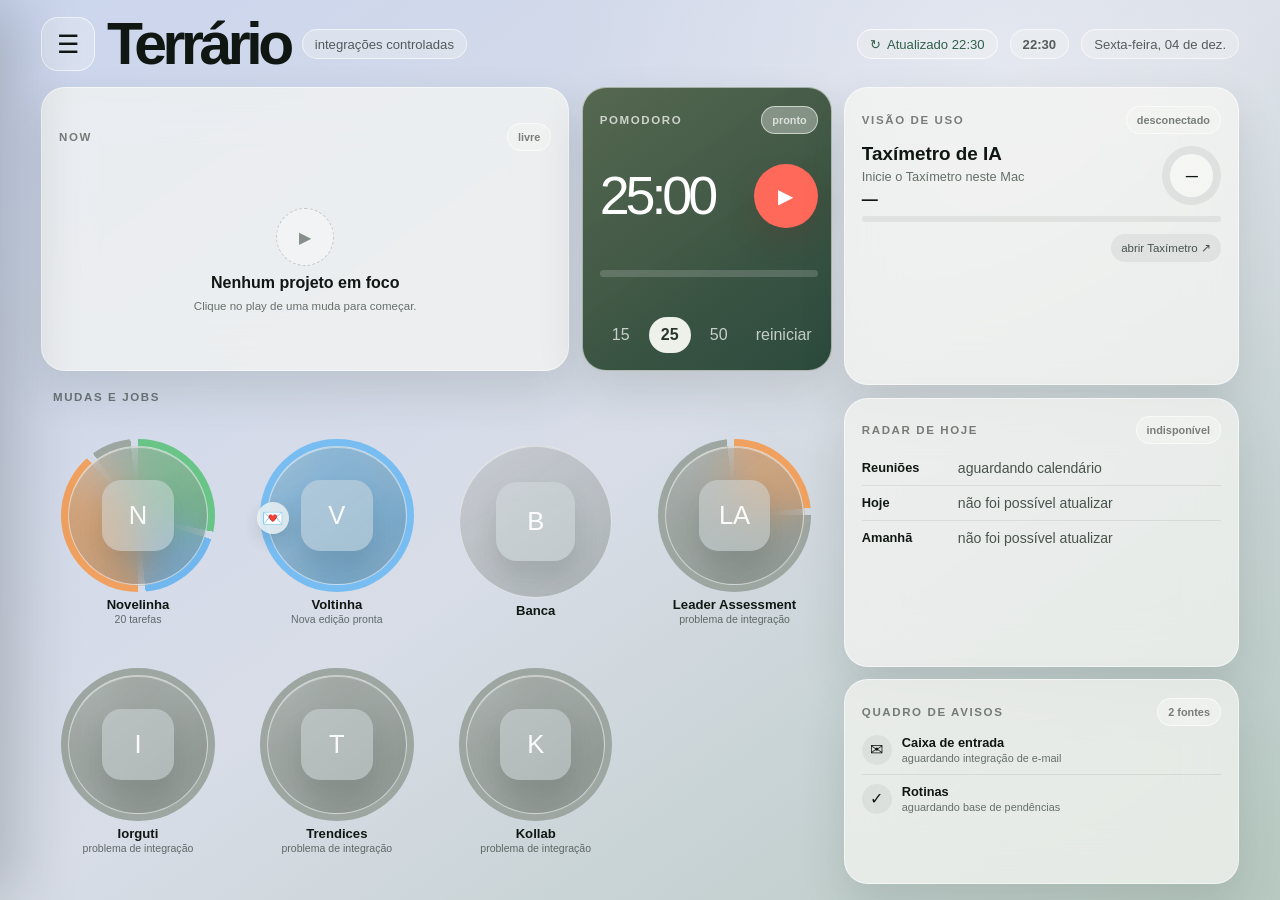
<file: index.html>
<!doctype html>
<html lang="pt-BR">
<head>
  <meta charset="utf-8">
  <meta name="viewport" content="width=device-width, initial-scale=1">
  <meta name="theme-color" content="#cbd5ed">
  <meta name="description" content="Terrário — projetos e ferramentas de trabalho em um painel único.">
  <title>Terrário</title>
  <link rel="stylesheet" href="garden.css?v=20260817-3">
</head>
<body>
  <main class="terrario-shell" id="terrarioShell" aria-labelledby="pageTitle">
    <div class="landscape" aria-hidden="true"></div>

    <header class="site-header">
      <div class="brand-group">
        <button class="menu-button" id="openMenu" type="button" aria-label="Abrir menu lateral" aria-expanded="false"><span aria-hidden="true">☰</span></button>
        <h1 class="brand" id="pageTitle">Terrário</h1>
        <span class="prototype-badge">integrações controladas</span>
      </div>
      <div class="date-time" aria-label="Data e hora locais">
        <button class="status-pill global-refresh is-idle" id="projectRefresh" type="button" aria-label="Atualizar informações dos projetos" title="Atualizar informações dos projetos e do Notion">
          <span class="refresh-icon" aria-hidden="true">↻</span><span id="projectRefreshLabel" aria-live="polite">Atualizar dados</span>
        </button>
        <strong class="time-pill" id="clock">--:--</strong>
        <span class="date-pill" id="today">carregando</span>
      </div>
    </header>

    <section class="dashboard-grid" aria-label="Projetos e ferramentas">
      <section class="work-time-zone" aria-label="Trabalho e tempo">
        <section class="focus-card now-card glass-card" id="nowCard" aria-label="Now">
          <div class="widget-topline dark-copy" id="nowTopline"><span>Now</span><span class="status-pill" id="focusStatus">livre</span></div>
          <div id="focusContent"></div>
        </section>

        <section class="pomodoro-card glass-card" id="pomodoro" tabindex="-1" aria-label="Tempo de trabalho">
          <div class="widget-topline"><span>Pomodoro</span><span class="status-pill" id="pomodoroState" aria-live="polite">pronto</span></div>
          <div class="pomodoro-time-row">
            <div class="pomodoro-time" id="timer" aria-live="polite">25:00</div>
            <button class="pomodoro-play" id="timerToggle" type="button" aria-label="Iniciar Pomodoro"><span aria-hidden="true">▶</span></button>
          </div>
          <div class="progress-track" aria-hidden="true"><span id="timerProgress"></span></div>
          <div class="pomodoro-controls">
            <div class="duration-buttons" aria-label="Duração do Pomodoro">
              <button type="button" data-minutes="15">15</button><button class="is-selected" type="button" data-minutes="25">25</button><button type="button" data-minutes="50">50</button>
            </div>
            <button class="text-button" id="timerReset" type="button">reiniciar</button>
          </div>
        </section>
      </section>

      <section class="projects-board" aria-label="Mudas e jobs">
        <div class="section-heading"><span>Mudas e jobs</span></div>
        <div class="projects-grid" id="projectsGrid"></div>
      </section>

      <aside class="right-rail" aria-label="Informações do dia">
        <section class="taximeter-card glass-card is-loading" id="taximeter" tabindex="-1" aria-label="Taxímetro de IA">
          <div class="widget-topline dark-copy"><span>Visão de uso</span><button class="status-pill refresh-pill" id="taxiRefresh" type="button">conectando…</button></div>
          <div class="taximeter-summary">
            <div><div class="taximeter-title">Taxímetro de IA</div><div class="muted-copy" id="taxiSummary">Procurando o serviço local</div><strong id="taxiStatus" aria-live="polite">—</strong></div>
            <div class="usage-donut" id="taxiGauge" role="img" aria-label="0 por cento de uso" style="--usage:0%"><span id="taxiValue">—</span></div>
          </div>
          <div class="progress-track light-track" aria-hidden="true"><span id="taxiMeter"></span></div>
          <div class="recent-tasks" id="taxiTasks" aria-label="Tarefas recentes"></div>
          <div class="taximeter-footer"><div id="taxiSources"></div><a class="taximeter-offline-link" id="taxiOpen" href="http://127.0.0.1:3001" target="_blank" rel="noopener noreferrer">abrir Taxímetro ↗</a></div>
        </section>

        <section class="radar-card glass-card" id="radar" tabindex="-1" aria-label="Radar de hoje">
          <div class="widget-topline dark-copy"><span>Radar de hoje</span><span class="status-pill" id="radarStatus">atualizando…</span></div>
          <div class="radar-list">
            <div class="radar-row"><strong>Reuniões</strong><span>aguardando calendário</span></div>
            <div class="radar-row"><strong>Hoje</strong><span id="radarToday">carregando entregáveis</span></div>
            <div class="radar-row"><strong>Amanhã</strong><span id="radarTomorrow">carregando entregáveis</span></div>
          </div>
        </section>

        <section class="notice-board glass-card" aria-label="Quadro de avisos">
          <div class="widget-topline dark-copy"><span>Quadro de avisos</span><span class="status-pill">2 fontes</span></div>
          <div class="notice-row" id="inbox" tabindex="-1"><span class="attention-icon" aria-hidden="true">✉</span><span><strong>Caixa de entrada</strong><small>aguardando integração de e-mail</small></span></div>
          <div class="notice-row" id="routines" tabindex="-1"><span class="attention-icon" aria-hidden="true">✓</span><span><strong>Rotinas</strong><small>aguardando base de pendências</small></span></div>
        </section>
      </aside>
    </section>
  </main>

  <div class="drawer-backdrop" id="menuBackdrop"></div>
  <aside class="side-drawer" id="projectMenu" aria-hidden="true" aria-label="Projetos e aplicações">
    <div class="drawer-header"><div><small>Terrário</small><strong>Projetos e aplicações</strong></div><button class="icon-button" id="closeMenu" type="button" aria-label="Fechar menu">×</button></div>
    <div class="drawer-section-title first-section">Projetos</div>
    <nav class="drawer-list" id="projectMenuList" aria-label="Projetos"></nav>
    <div class="drawer-section-title">Aplicações</div>
    <nav class="drawer-list" id="applicationMenuList" aria-label="Aplicações"></nav>
    <button class="drawer-add" id="createProject" type="button">+ Cadastrar muda</button>
    <div class="drawer-section-title">Ferramentas</div>
    <nav class="drawer-tool-list" aria-label="Ferramentas">
      <button class="drawer-tool" type="button" data-tool-target="pomodoro"><span class="drawer-tool-icon">25</span><span><strong>Pomodoro</strong><small>foco e tempo de trabalho</small></span><span class="tool-state connected"></span></button>
      <a class="drawer-tool" href="http://127.0.0.1:3001" target="_blank" rel="noopener noreferrer"><span class="drawer-tool-icon">IA</span><span><strong>Taxímetro de IA</strong><small>uso e tarefas recentes</small></span><span class="tool-state runtime"></span></a>
      <button class="drawer-tool" type="button" data-tool-target="inbox"><span class="drawer-tool-icon">✉</span><span><strong>Caixa de entrada</strong><small>integração preparada</small></span><span class="tool-state planned"></span></button>
      <button class="drawer-tool" type="button" data-tool-target="routines"><span class="drawer-tool-icon">✓</span><span><strong>Rotinas</strong><small>integração preparada</small></span><span class="tool-state planned"></span></button>
      <button class="drawer-tool" type="button" data-tool-target="radar"><span class="drawer-tool-icon">◉</span><span><strong>Radar de hoje</strong><small>Notion conectado</small></span><span class="tool-state connected"></span></button>
    </nav>
  </aside>

  <aside class="note-drawer" id="noteDrawer" hidden aria-label="Bloquinho de notas">
    <div class="note-header"><span><small>Bloquinho de notas</small><strong id="noteProjectName">Projeto</strong></span><button class="icon-button" id="closeNotes" type="button" aria-label="Fechar Bloquinho de notas">×</button></div>
    <label class="sr-only" for="projectNote">Bloquinho de notas</label>
    <textarea id="projectNote" placeholder="Escreva uma lembrança rápida…"></textarea>
  </aside>

  <div class="modal-backdrop" id="projectModalBackdrop" hidden>
    <form class="project-modal glass-card" id="projectForm" role="dialog" aria-modal="true" aria-label="Cadastrar ou editar muda">
      <div class="modal-close-row"><button class="icon-button" type="button" data-action="close-modal" aria-label="Fechar">×</button></div>
      <div class="image-preview-wrap"><div class="image-preview" id="imagePreview" aria-label="Prévia circular do PNG"><span>PNG</span></div><label class="image-upload" data-tooltip="Trocar PNG"><span aria-hidden="true">▧+</span><span class="sr-only">Selecionar PNG</span><input id="projectImage" type="file" accept="image/png"></label></div>
      <input class="identity-input" id="projectName" name="name" type="text" placeholder="Nome da muda" aria-label="Nome da muda" required>
      <label class="field-label"><span>URL</span><input id="projectUrl" name="url" type="url" placeholder="https://…" required></label>
      <fieldset class="choice-field"><legend>Tipo</legend><div class="segmented-control two-options"><label><input type="radio" name="kind" value="project" checked><span>Projeto</span></label><label><input type="radio" name="kind" value="application"><span>Aplicação</span></label></div></fieldset>
      <fieldset class="choice-field" id="projectPhaseField"><legend>Fase</legend><div class="segmented-control two-options"><label><input type="radio" name="phase" value="development" checked><span>Em desenvolvimento</span></label><label><input type="radio" name="phase" value="completed"><span>Concluído</span></label></div></fieldset>
      <fieldset class="choice-field"><legend>Exibição</legend><div class="segmented-control two-options"><label><input type="radio" name="location" value="panel" checked><span>Painel + menu</span></label><label><input type="radio" name="location" value="menu"><span>Somente menu</span></label></div></fieldset>
      <label class="field-label"><span>Notion <em>(opcional)</em></span><input id="projectNotion" name="notionUrl" type="url" placeholder="https://notion.so/…"></label>
      <div class="modal-actions"><button class="secondary-button" type="button" data-action="close-modal">Cancelar</button><button class="primary-button" id="projectSubmit" type="submit">Cadastrar muda</button></div>
    </form>
  </div>

  <script src="garden.js?v=20260817-3"></script>
</body>
</html>
</file>
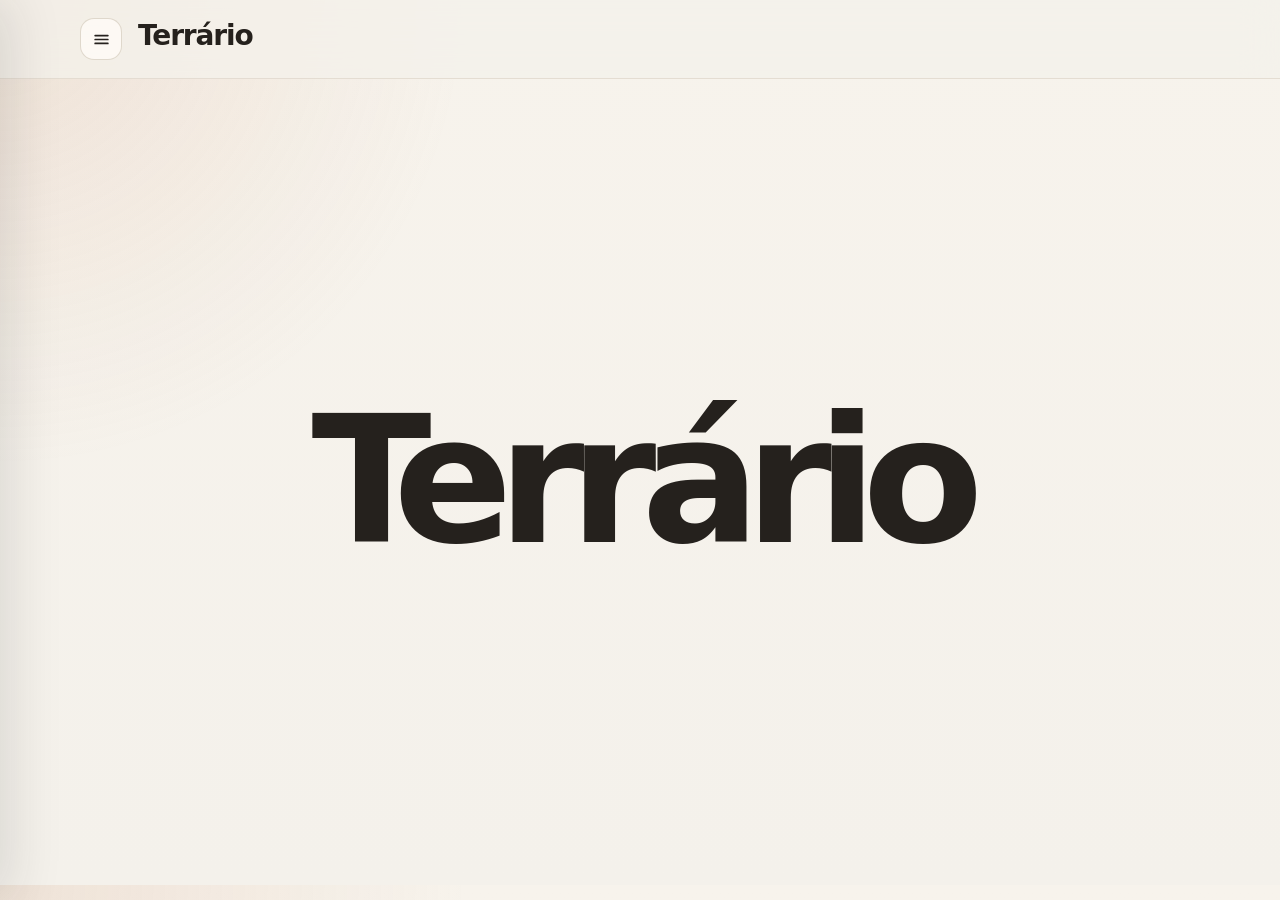
<file: novela.html>
<!doctype html>
<html lang="pt-BR">
<head>
  <meta charset="utf-8" />
  <meta name="viewport" content="width=device-width, initial-scale=1" />
  <title>Terrário — Novela Vertical</title>
  <style>
    :root{--bg:#f4f1eb;--card:#fffdf8;--ink:#25211d;--muted:#7d7469;--line:#ded6ca;--soft:#eee7dc;--accent:#8f3d2e;--accent2:#c58a68;--done:#55765b;--r:28px;--shadow:0 18px 50px rgba(37,33,29,.08)}
    *{box-sizing:border-box}html{scroll-behavior:smooth;scroll-snap-type:y proximity}body{margin:0;background:radial-gradient(circle at top left,rgba(197,138,104,.16),transparent 30%),linear-gradient(180deg,#f7f3ec 0%,var(--bg) 100%);color:var(--ink);font-family:Inter,ui-sans-serif,system-ui,-apple-system,BlinkMacSystemFont,"Segoe UI",sans-serif;line-height:1.4}header{position:sticky;top:0;z-index:10;backdrop-filter:blur(18px);background:rgba(244,241,235,.78);border-bottom:1px solid rgba(222,214,202,.75)}.topbar{width:min(1120px,calc(100% - 32px));margin:0 auto;padding:18px 0;display:grid;grid-template-columns:1fr auto;align-items:center;gap:20px}.brand-row{display:grid;grid-template-columns:auto 1fr;gap:16px;align-items:center}.menu-button{width:42px;height:42px;border-radius:14px;border:1px solid rgba(222,214,202,.95);background:rgba(255,253,248,.72);color:var(--ink);display:grid;place-items:center;cursor:pointer;transition:.16s}.menu-button:hover{transform:translateY(-1px);border-color:var(--accent2);background:#fffdf8}.menu-button svg{width:19px;height:19px;stroke:currentColor;stroke-width:2.2;stroke-linecap:round}h1{margin:0;font-size:clamp(1.1rem,2.2vw,1.75rem);letter-spacing:-.04em;line-height:1}.subtitle{margin-top:6px;color:var(--muted);font-size:.88rem}.progress-wrap{min-width:min(320px,42vw)}.progress-meta{display:flex;justify-content:space-between;margin-bottom:8px;color:var(--muted);font-size:.78rem}.progress-track{height:10px;overflow:hidden;border-radius:999px;background:var(--soft);border:1px solid rgba(222,214,202,.9)}.progress-bar{height:100%;width:0;border-radius:999px;background:linear-gradient(90deg,var(--accent),var(--accent2));transition:width .4s ease}main{width:min(1120px,calc(100% - 32px));margin:0 auto;padding:28px 0 80px}.drawer-backdrop{position:fixed;inset:0;z-index:19;background:rgba(37,33,29,.18);opacity:0;pointer-events:none;transition:opacity .18s}.drawer{position:fixed;z-index:20;top:0;left:0;height:100vh;width:min(340px,calc(100vw - 28px));padding:22px;background:rgba(255,253,248,.96);border-right:1px solid rgba(222,214,202,.94);box-shadow:18px 0 50px rgba(37,33,29,.12);transform:translateX(-102%);transition:transform .22s ease;display:flex;flex-direction:column;gap:20px}body.drawer-open .drawer{transform:translateX(0)}body.drawer-open .drawer-backdrop{opacity:1;pointer-events:auto}.drawer-head{display:flex;align-items:center;justify-content:space-between;gap:14px;padding-bottom:18px;border-bottom:1px solid var(--line)}.drawer-title{margin:0;border:0;padding:0;background:transparent;color:inherit;cursor:pointer;text-align:left;font:inherit;font-size:1.55rem;font-weight:700;letter-spacing:-.055em;line-height:1}.drawer-close{width:36px;height:36px;border-radius:12px;border:1px solid rgba(222,214,202,.95);background:transparent;color:var(--muted);cursor:pointer;font-size:1.2rem;line-height:1}.drawer-section-title,.eyebrow,.guide-kicker{color:var(--accent);text-transform:uppercase;letter-spacing:.12em;font-size:.68rem;font-weight:850}.project-list{display:grid;gap:10px}.project-card{display:block;width:100%;border:1px solid rgba(222,214,202,.9);border-radius:20px;background:rgba(244,241,235,.52);padding:14px;text-align:left;text-decoration:none;color:var(--ink);cursor:pointer;transition:.16s}.project-card:hover{transform:translateY(-1px);border-color:rgba(197,138,104,.7);background:rgba(244,241,235,.86)}.project-card.active{border-color:rgba(143,61,46,.28);background:linear-gradient(135deg,rgba(143,61,46,.08),rgba(197,138,104,.08)),rgba(255,253,248,.85)}.project-card.placeholder{cursor:default;opacity:.68}.project-name{display:flex;align-items:center;gap:9px;font-weight:800;letter-spacing:-.02em}.project-name:before{content:"";width:8px;height:8px;border-radius:999px;background:var(--done);box-shadow:0 0 0 4px rgba(85,118,91,.1)}.placeholder .project-name:before{background:#b7aa9a;box-shadow:0 0 0 4px rgba(183,170,154,.12)}.project-meta{margin:7px 0 0 17px;color:var(--muted);font-size:.82rem}.terrario-home{display:none;min-height:calc(100vh - 94px);place-items:center;padding:32px}.terrario-home h2{margin:0;font-size:clamp(4rem,14vw,11rem);line-height:.85;letter-spacing:-.085em}body.home-mode .terrario-home{display:grid}body.home-mode main,body.home-mode footer{display:none}body.home-mode .progress-wrap{display:none}.project-frame{display:none;width:100%;border:0;background:var(--bg)}body.voltinha-mode{height:100vh;overflow:hidden;display:flex;flex-direction:column}body.voltinha-mode header{position:relative;flex:0 0 auto}body.voltinha-mode main,body.voltinha-mode footer{display:none}body.voltinha-mode .project-frame{display:block;flex:1;min-height:0}.drawer-foot{margin-top:auto;color:var(--muted);font-size:.78rem;border-top:1px solid var(--line);padding-top:16px}.intro,.week,.milestone{min-height:calc(100vh - 94px);scroll-snap-align:start;display:grid;align-items:center;padding:34px 0}.intro{padding:48px 0}.intro-card,.week-card,.milestone-card{background:rgba(255,253,248,.76);border:1px solid rgba(222,214,202,.9);border-radius:var(--r);box-shadow:var(--shadow);overflow:hidden}.intro-card,.milestone-card{padding:clamp(26px,5vw,56px)}.intro h2,.milestone h2{margin:0;max-width:880px;font-size:clamp(2.2rem,8vw,5.8rem);line-height:.92;letter-spacing:-.075em}.milestone h2{font-size:clamp(2rem,5vw,4.6rem)}.intro p,.milestone p{margin:24px 0 0;max-width:650px;color:var(--muted);font-size:clamp(1rem,1.6vw,1.2rem)}.quick-nav{display:flex;flex-wrap:wrap;gap:8px;margin-top:30px}.quick-nav a{color:var(--ink);text-decoration:none;border:1px solid var(--line);background:rgba(255,253,248,.72);padding:8px 12px;border-radius:999px;font-size:.82rem}.week-card{display:grid;grid-template-columns:minmax(260px,.9fr) minmax(300px,1.1fr);background:var(--card)}.week-side{padding:clamp(24px,4vw,42px);background:radial-gradient(circle at top right,rgba(143,61,46,.11),transparent 34%),linear-gradient(180deg,#fffaf0,#f8f2e8);border-right:1px solid var(--line)}.phase{display:inline-flex;gap:8px;align-items:center;margin-bottom:18px;color:var(--accent);font-size:.75rem;font-weight:800;letter-spacing:.1em;text-transform:uppercase}.phase:before{content:"";width:8px;height:8px;border-radius:999px;background:var(--accent)}.week-number{color:var(--muted);font-size:.9rem;margin-bottom:10px}.week h2{margin:0;font-size:clamp(2rem,4.6vw,4.4rem);line-height:.93;letter-spacing:-.075em}.week-goal{margin-top:22px;color:var(--muted);font-size:1rem;max-width:34ch}.deliverable{display:inline-flex;margin-top:24px;border:1px solid rgba(143,61,46,.22);background:rgba(143,61,46,.07);color:var(--accent);border-radius:999px;padding:9px 13px;font-size:.82rem;font-weight:700}.guide{margin-top:22px;border:1px solid rgba(222,214,202,.9);border-radius:18px;background:rgba(255,253,248,.64);overflow:hidden}.guide summary{list-style:none;cursor:pointer;padding:14px 16px;display:flex;align-items:center;justify-content:space-between;gap:14px;color:var(--ink);font-size:.88rem;font-weight:750}.guide summary::-webkit-details-marker{display:none}.guide summary:after{content:"+";display:grid;place-items:center;flex:0 0 auto;width:24px;height:24px;border-radius:999px;background:rgba(143,61,46,.08);color:var(--accent);font-weight:900}.guide[open] summary:after{content:"–"}.guide-body{padding:0 16px 16px;display:grid;gap:14px;color:var(--muted);font-size:.9rem}.guide-block{border-top:1px solid rgba(222,214,202,.75);padding-top:14px}.guide p{margin:0}.guide-note{display:inline-flex;margin-top:8px;border:1px solid rgba(143,61,46,.18);background:rgba(143,61,46,.06);color:var(--accent);border-radius:999px;padding:6px 9px;font-size:.72rem;font-weight:760}.check-area{padding:clamp(24px,4vw,42px);display:flex;flex-direction:column;justify-content:center}.checklist{display:grid;gap:11px}label.check{position:relative;display:grid;grid-template-columns:28px 1fr;gap:12px;align-items:start;padding:13px 14px;border-radius:18px;background:rgba(244,241,235,.58);border:1px solid rgba(222,214,202,.68);cursor:pointer;transition:.16s}label.check:hover{transform:translateY(-1px);border-color:rgba(197,138,104,.65);background:rgba(244,241,235,.92)}.check input{position:absolute;opacity:0;pointer-events:none}.box{width:24px;height:24px;border:1.8px solid #b7aa9a;border-radius:8px;background:#fffdf8;display:grid;place-items:center;transition:.18s}.box svg{width:15px;height:15px;stroke:white;stroke-width:3;stroke-linecap:round;stroke-linejoin:round;fill:none;stroke-dasharray:22;stroke-dashoffset:22;transition:stroke-dashoffset .22s ease .06s}.check-text{padding-top:1px;color:var(--ink);transition:.18s}.check input:checked+.box{background:var(--done);border-color:var(--done);transform:scale(1.08) rotate(-3deg);animation:pop .24s ease}.check input:checked+.box svg{stroke-dashoffset:0}.check input:checked~.check-text{color:var(--done);opacity:.78;text-decoration:line-through;text-decoration-thickness:1px;text-decoration-color:rgba(85,118,91,.55)}@keyframes pop{0%{transform:scale(.82)}65%{transform:scale(1.16) rotate(-5deg)}100%{transform:scale(1.08) rotate(-3deg)}}footer{color:var(--muted);font-size:.82rem;padding:0 0 60px;text-align:center}.reset{margin-top:16px;border:1px solid var(--line);background:transparent;color:var(--muted);border-radius:999px;padding:10px 14px;cursor:pointer}@media(max-width:780px){html{scroll-snap-type:none}.topbar{grid-template-columns:1fr}.progress-wrap{min-width:0}.week-card{grid-template-columns:1fr}.week-side{border-right:0;border-bottom:1px solid var(--line)}.week,.milestone,.intro{min-height:auto;scroll-snap-align:none}}
  </style>
</head>
<body class="home-mode">
  <header><div class="topbar"><div class="brand-row"><button class="menu-button" id="openDrawer" aria-label="Abrir Terrário" aria-expanded="false"><svg viewBox="0 0 24 24"><path d="M4 7h16"></path><path d="M4 12h16"></path><path d="M4 17h16"></path></svg></button><div><h1 id="projectTitle">Terrário</h1><div class="subtitle" id="projectSubtitle"></div></div></div><div class="progress-wrap"><div class="progress-meta"><span id="progressText">0% fechado</span><span id="countText">0/0 checks</span></div><div class="progress-track"><div class="progress-bar" id="progressBar"></div></div></div></div></header>
  <div class="drawer-backdrop" id="drawerBackdrop"></div><aside class="drawer" id="terrarioDrawer"><div class="drawer-head"><button class="drawer-title" id="homeProject" type="button">Terrário</button><button class="drawer-close" id="closeDrawer" aria-label="Fechar Terrário">×</button></div><div><div class="drawer-section-title">Mudas</div><div class="project-list"><button class="project-card" data-project="novela"><div class="project-name">Novela Vertical</div><div class="project-meta"><span id="drawerProjectMeta">24 semanas · 0% fechado</span></div></button><button class="project-card" data-project="voltinha"><div class="project-name">Voltinha</div><div class="project-meta">radar editorial</div></button><a class="project-card" href="https://alanferreiras-web.github.io/bancafeiras/" target="_blank" rel="noopener"><div class="project-name">Banca</div><div class="project-meta">abrir em nova aba ↗</div></a><button class="project-card placeholder" aria-disabled="true"><div class="project-name">Nova muda</div><div class="project-meta">em breve</div></button></div></div><div class="drawer-foot">v1.5</div></aside>
  <div class="terrario-home" aria-labelledby="homeTitle"><h2 id="homeTitle">Terrário</h2></div>
  <main><section class="intro" id="inicio"><div class="intro-card"><div class="eyebrow">Depois do marco de 10 de julho</div><h2>Um scroll por semana. Um fechamento a cada quinze dias.</h2><p>Um quadro simples para transformar a novela vertical em projeto: premissa, personagens, temporada, piloto, linguagem, viabilidade e dossiê.</p><nav class="quick-nav" id="quickNav"></nav></div></section><div id="app"></div></main>
  <footer><div>Os checks ficam salvos neste navegador.</div><button class="reset" id="resetBtn">limpar checks</button></footer>
  <iframe class="project-frame" id="voltinhaFrame" title="Voltinha" loading="lazy"></iframe>
<script>
const weeks=[
{p:'Fase 1',w:1,t:'Página zero',g:'Criar uma primeira âncora para o projeto antes de tentar resolver a história inteira.',d:'Página zero do projeto',c:['Título provisório','Formato: novela vertical','Gênero e subgênero possíveis','Tema central','Frase-tese: por que novela, por que vertical, por que agora','3 referências iniciais'],o:'Criar uma primeira âncora para o projeto. Ainda não é sobre resolver a história inteira; é sobre entender a aposta central da novela vertical.',r:'Começa a alimentar os campos de título, gênero principal, subgênero, formato predominante, logline, proposta criativa e histórico do projeto.',e:'Escreva uma página livre respondendo: que novela é essa, por que ela é vertical, por que ela existe agora e que tipo de mundo ou desejo ela quer investigar.'},
{p:'Fase 1',w:2,t:'Hipóteses narrativas',g:'Abrir possibilidades sem fechar cedo demais.',d:'Mapa de hipóteses',c:['3 caminhos possíveis de história','3 protagonistas possíveis','3 conflitos centrais possíveis','3 mundos sociais possíveis','3 tons possíveis'],o:'Abrir possibilidades antes de escolher uma só. Essa semana serve para evitar que a primeira ideia vire obrigação cedo demais.',r:'Ajuda a amadurecer a escolha de gênero, subgênero, formato e sinopse. Também prepara a proposta criativa, porque força comparação entre caminhos possíveis.',e:'Liste três versões diferentes da mesma intuição. Para cada uma, escreva protagonista, conflito, mundo, tom e o que mudaria se ela fosse contada em vertical.',m:['Fechamento quinzenal 1','Documento de intenção v0.1','Uma ou duas páginas respondendo que projeto é esse, qual é sua força autoral e qual é sua aposta de linguagem.']},
{p:'Fase 2',w:3,t:'Premissa escolhida',g:'Sair das possibilidades e escolher a história que vai guiar o desenvolvimento.',d:'Premissa escolhida',c:['Protagonista','Desejo da protagonista','Obstáculo principal','Segredo','Mundo da história','Promessa da temporada'],o:'Escolher a história que vai guiar o desenvolvimento. A ideia ainda pode mudar, mas agora precisa ter direção.',r:'Alimenta diretamente logline, sinopse e arco narrativo da primeira temporada.',e:'Complete a frase: uma novela vertical sobre uma pessoa que quer algo, mas enfrenta uma força contrária, enquanto um segredo ou conflito maior ameaça mudar tudo.'},
{p:'Fase 2',w:4,t:'Motor de novela',g:'Identificar o segredo, a ferida e a força que empurram a temporada.',d:'Motor dramático',c:['Segredo central','Conflito principal','Força antagonista','Ferida da protagonista','Primeira grande virada','Possível final de temporada'],o:'Encontrar o motor de novela: desejo, segredo, obstáculo, antagonismo e promessa de continuidade.',r:'Fortalece sinopse, sinopse do piloto, loglines dos episódios seguintes e arco da temporada.',e:'Escreva o segredo central, a ferida da protagonista, a primeira grande virada e uma hipótese de final. Não precisa estar bonito; precisa funcionar.',m:['Fechamento quinzenal 2','Premissa expandida v0.2','Uma frase forte, um parágrafo de história e uma tese inicial sobre a novela vertical.']},
{p:'Fase 3',w:5,t:'Personagens',g:'Criar um elenco com função, desejo, contradição e presença vertical.',d:'Mapa de personagens',c:['Protagonista','Antagonista','Par ou vínculo afetivo','Confidente','Personagem de humor, fofoca ou comentário social','Personagem-catalisador'],o:'Criar personagens com função dramática, não apenas nomes. Cada personagem precisa mover desejo, conflito, humor, exposição ou consequência.',r:'Apoia sinopse, arco da temporada, piloto, episódios seguintes e proposta criativa. Embora o formulário não peça mapa de personagens, ele aparece indiretamente em todos esses textos.',e:'Para cada personagem, escreva: desejo, segredo, contradição, relação com a protagonista e por que essa pessoa aparece bem em uma narrativa vertical.'},
{p:'Fase 3',w:6,t:'Núcleos',g:'Fazer o projeto parecer novela, com relações que se cruzam e geram recorrência.',d:'Mapa de núcleos',c:['Núcleo familiar','Núcleo amoroso ou afetivo','Núcleo de trabalho ou sobrevivência','Núcleo de amizade e confidência','Núcleo de comentário social'],o:'Fazer a história ganhar corpo de novela, com núcleos que sustentem recorrência, encontros, fofoca, conflito e viradas.',r:'Ajuda principalmente no arco narrativo da primeira temporada, que pode ter até 8.000 caracteres, e na sinopse geral, de até 2.500 caracteres.',e:'Descreva cada núcleo em poucas linhas: quem está ali, qual tensão ele carrega e que tipo de cena esse núcleo promete entregar.',n:'Limites relacionados: arco até 8.000 caracteres; sinopse até 2.500 caracteres.',m:['Fechamento quinzenal 3','Bíblia de personagens v0.1','Elenco funcional com desejo, segredo, contradição, relação com a protagonista e função dramática.']},
{p:'Fase 4',w:7,t:'Arco macro',g:'Transformar premissa em progressão de temporada.',d:'Arco macro da temporada',c:['Começo','Incidente inicial','Primeira virada','Ponto médio','Queda, clímax e final','Gancho de continuidade'],o:'Transformar a premissa em progressão. A temporada precisa ter começo, viradas, queda, clímax e consequência.',r:'Prepara o campo de arco narrativo da primeira temporada, com limite de até 8.000 caracteres.',e:'Conte a temporada como se estivesse explicando para alguém em cinco minutos. Depois marque onde estão as viradas principais.',n:'Limite: arco da temporada até 8.000 caracteres.'},
{p:'Fase 4',w:8,t:'Blocos',g:'Organizar a temporada em blocos de tensão, revelação e consequência.',d:'Divisão da temporada',c:['Bloco 1 — apresentação, promessa e primeiro gancho','Bloco 2 — desejo cresce e mentira começa a custar','Bloco 3 — alianças, exposição e virada emocional','Bloco 4 — queda, confronto e revelação','Bloco 5 — consequência, clímax e novo gancho'],o:'Dividir a temporada em blocos para enxergar ritmo e acúmulo dramático.',r:'Apoia o arco da temporada e o campo de piloto + logline dos episódios seguintes, que tem até 2.000 caracteres.',e:'Escreva um parágrafo por bloco. Cada bloco precisa ter uma promessa, uma complicação e uma virada.',n:'Limite relacionado: piloto + episódios seguintes até 2.000 caracteres.',m:['Fechamento quinzenal 4','Arco da temporada v0.1','A primeira versão do campo mais longo: a temporada inteira com progressão dramática.']},
{p:'Fase 5',w:9,t:'Piloto',g:'Provar a série em cena: protagonista, conflito, tom e primeiro gancho.',d:'Piloto',c:['Sinopse do piloto','Escaleta do piloto','Gancho final','Primeira versão de roteiro ou cena-chave'],o:'Provar a novela em cena. O piloto precisa apresentar protagonista, conflito, tom, linguagem vertical e gancho.',r:'Alimenta a sinopse do episódio piloto, que entra junto com as loglines dos episódios seguintes em um campo de até 2.000 caracteres.',e:'Escreva o piloto em poucas cenas. Comece tarde, entre no conflito rápido e termine com uma imagem, frase ou revelação que obrigue o próximo episódio.',n:'Limite: piloto + episódios seguintes até 2.000 caracteres.'},
{p:'Fase 5',w:10,t:'Primeiros episódios',g:'Testar continuidade e ganchos sem precisar escrever a temporada inteira.',d:'10 loglines',c:['Logline do episódio 1','Logline do episódio 2','Logline do episódio 3','Logline do episódio 4','Logline do episódio 5','Loglines dos episódios 6 a 10'],o:'Testar continuidade. Os dez primeiros episódios mostram se a história tem motor ou se só tem uma boa abertura.',r:'Serve para o campo de sinopse do piloto + logline dos episódios seguintes, limitado a até 2.000 caracteres.',e:'Escreva uma linha por episódio usando a fórmula: acontecimento + consequência + novo gancho.',n:'Limite: até 2.000 caracteres para piloto + episódios seguintes.',m:['Fechamento quinzenal 5','Piloto + 10 episódios v0.1','Sinopse do piloto e continuidade inicial em loglines.']},
{p:'Fase 6',w:11,t:'Gramática vertical',g:'Defender a mídia como linguagem, não como suporte menor.',d:'Documento de linguagem vertical',c:['Câmera','Rosto','Corpo','Mensagens, telas e chamadas','Montagem e som','Lógica dos ganchos'],o:'Defender a verticalidade como linguagem. A tela vertical precisa mudar encenação, ritmo, intimidade e gancho.',r:'Alimenta a proposta criativa e conceitual do projeto, com limite de até 2.000 caracteres.',e:'Explique como câmera, rosto, corpo, mensagens, som e montagem funcionam nessa novela. Evite dizer só que é para celular; diga o que o vertical faz dramaturgicamente.',n:'Limite: proposta criativa até 2.000 caracteres.'},
{p:'Fase 6',w:12,t:'Referências',g:'Transformar referências em comentário de linguagem.',d:'Referências visuais comentadas',c:['Referência de tom','Referência de enquadramento','Referência de atuação','Referência de ritmo','Referência de cor, textura e linguagem mobile'],o:'Transformar referências em argumento. Referência não é só mood; é evidência de tom, ritmo, atuação, cor, textura e linguagem.',r:'O regulamento pede referências visuais por link. Essa etapa prepara esse link e também fortalece a proposta criativa.',e:'Para cada referência, escreva duas frases: o que ela tem de útil e o que você não quer copiar.',m:['Fechamento quinzenal 6','Proposta criativa v0.1','O texto em que a novela vertical vira argumento estético, dramatúrgico e industrial.']},
{p:'Fase 7',w:13,t:'Logline e sinopse',g:'Traduzir o projeto para leitura rápida sem perder personalidade.',d:'Logline + sinopse curta',c:['Logline livre','Logline até 250 caracteres','Sinopse curta','Sinopse até 2.500 caracteres'],o:'Traduzir o projeto para leitura rápida. Logline e sinopse precisam ser claras, mas não genéricas.',r:'Logline com até 250 caracteres. Sinopse com até 2.500 caracteres.',e:'Faça primeiro versões livres. Depois corte. A logline deve conter protagonista, desejo, obstáculo e tensão central. A sinopse deve apresentar mundo, conflito e promessa da temporada.',n:'Limites: logline até 250 caracteres; sinopse até 2.500 caracteres.'},
{p:'Fase 7',w:14,t:'Histórico e status',g:'Dar contexto ao projeto e mostrar o que já existe.',d:'Histórico + status',c:['Histórico do projeto','Status de desenvolvimento','O que já existe','O que falta desenvolver','Por que um laboratório ajudaria'],o:'Dar contexto ao projeto: de onde ele veio, onde está e por que precisa de desenvolvimento.',r:'Histórico do projeto com até 500 caracteres. Status de desenvolvimento também é solicitado no formulário.',e:'Escreva de forma simples: como a ideia nasceu, o que já foi criado, o que ainda falta e por que um laboratório ajudaria.',n:'Limite: histórico do projeto até 500 caracteres.',m:['Fechamento quinzenal 7','Pacote textual curto v0.1','Título, formato, logline, sinopse, histórico e status em modo formulário.']},
{p:'Fase 8',w:15,t:'Modelo de produção',g:'Mostrar que o projeto é autoral, mas também realizável.',d:'Modelo de produção',c:['Número estimado de episódios','Duração média','Produção em bloco','Locações recorrentes','Elenco principal e equipe-base','Possível prova de conceito'],o:'Mostrar que a novela vertical é realizável. O formato pode ser ambicioso e, ao mesmo tempo, inteligente em produção.',r:'Prepara os campos de orçamento em grandes itens, plano de financiamento, formato predominante, número de episódios e duração de cada episódio.',e:'Descreva o modelo de produção: episódios, duração, blocos de gravação, locações recorrentes, elenco, equipe e prova de conceito.'},
{p:'Fase 8',w:16,t:'Orçamento',g:'Criar uma visão macro de custo e financiamento.',d:'Orçamento + financiamento',c:['Orçamento macro em USD','Desenvolvimento e roteiro','Produção e elenco','Pós-produção','Comunicação','Plano de financiamento simplificado'],o:'Criar uma primeira visão de custo e financiamento sem entrar em planilha pesada demais.',r:'O regulamento pede orçamento do projeto em grandes itens e plano de financiamento simplificado, ambos com valores em USD.',e:'Liste grandes categorias de custo e uma hipótese de financiamento. Trabalhe em macro: desenvolvimento, roteiro, produção, elenco, pós, entrega e comunicação.',n:'Valores em USD.',m:['Fechamento quinzenal 8','Plano de viabilidade v0.1','Um plano que defende a novela vertical como dramaturgia popular, mobile, escalável e cuidadosa.']},
{p:'Fase 9',w:17,t:'Carta do roteirista',g:'Escrever o lugar autoral do projeto.',d:'Carta de motivação',c:['Por que eu','Por que essa história','Por que esse formato','Por que agora','O que o laboratório acrescentaria'],o:'Escrever o lugar autoral do projeto. A carta precisa mostrar por que você, por que essa história e por que agora.',r:'Carta de motivação do roteirista principal com até 1.200 caracteres.',e:'Escreva uma carta curta, pessoal e objetiva. Evite currículo em forma de carta. Foque na relação entre trajetória, projeto, linguagem vertical e desenvolvimento.',n:'Limite: até 1.200 caracteres.'},
{p:'Fase 9',w:18,t:'Produção e bios',g:'Mapear o produtor ideal e preparar os textos autorais de apresentação.',d:'Produtor + biofilmografias',c:['Perfil de produtor desejado','Carta do produtor ou versão-modelo','Biofilmografia do roteirista','Biofilmografia do produtor, se houver'],o:'Preparar o lado de produção e as bios. Mesmo sem produtor fechado, dá para definir o perfil de parceria que o projeto pede.',r:'Carta do produtor com até 1.200 caracteres. Biofilmografia do roteirista e do produtor com até 800 caracteres cada.',e:'Escreva sua biofilmografia em versão curta. Para o produtor, crie uma versão-modelo ou descreva que tipo de produtor/produtora combina com o projeto.',n:'Limites: carta até 1.200 caracteres; biofilmografias até 800 caracteres.',m:['Fechamento quinzenal 9','Pacote autoral v0.1','Cartas, biofilmografia e posicionamento autoral do projeto.']},
{p:'Fase 10',w:19,t:'Diagnóstico',g:'Testar se a história está de pé antes de polir.',d:'Diagnóstico da temporada',c:['A protagonista move a história?','O segredo sustenta a temporada?','O antagonismo está claro?','O vertical é linguagem?','Parece novela?','Os ganchos funcionam?'],o:'Fazer uma revisão estrutural antes da lapidação. Aqui a pergunta não é se está bonito, mas se está de pé.',r:'Essa revisão melhora sinopse, piloto, episódios seguintes, arco da temporada e proposta criativa.',e:'Responda às perguntas do checklist com honestidade. Quando algo estiver fraco, escreva uma hipótese de correção em uma frase.'},
{p:'Fase 10',w:20,t:'Reescrita',g:'Ajustar estrutura, personagens, arco, piloto e proposta vertical.',d:'Reescrita estrutural',c:['Ajuste da premissa','Ajuste dos personagens','Ajuste do arco','Ajuste do piloto','Ajuste da proposta vertical'],o:'Aplicar a revisão. É a semana de mexer em estrutura, não só em frase.',r:'Revisão direta dos campos principais: logline, sinopse, piloto, episódios seguintes, arco da temporada e proposta criativa.',e:'Reescreva a premissa, o arco e o piloto a partir do diagnóstico. Guarde a versão antiga para comparar.',m:['Fechamento quinzenal 10','Bíblia criativa v0.5','Premissa, mundo, personagens, temporada, piloto, linguagem vertical e referências.']},
{p:'Fase 11',w:21,t:'Leitores',g:'Preparar uma versão enxuta para leitura externa.',d:'Material para leitores',c:['Logline','Sinopse','Personagens','Arco e piloto','Proposta vertical','Perguntas de feedback'],o:'Preparar uma leitura externa objetiva. Leitor bom precisa de material claro e perguntas certas.',r:'Ajuda a testar todos os campos centrais antes de fechar uma versão de inscrição.',e:'Monte um PDF ou documento curto com logline, sinopse, personagens, arco, piloto, proposta vertical e cinco perguntas de feedback.'},
{p:'Fase 11',w:22,t:'Feedbacks',g:'Separar problema estrutural, gosto pessoal e diferencial forte.',d:'Consolidação dos feedbacks',c:['Recorrências','Gosto pessoal','Problemas estruturais','Pontos fortes','Decisões de reescrita'],o:'Organizar feedback sem obedecer tudo. A ideia é separar padrão, gosto pessoal, problema real e diferencial forte.',r:'Essa etapa fortalece a versão final dos textos e reduz ruídos antes de adaptar para qualquer edital.',e:'Crie quatro grupos: vou ajustar, vou testar, vou ignorar, vou preservar. Depois escreva as decisões de reescrita.',m:['Fechamento quinzenal 11','Relatório de revisão externa','Um mapa do que será absorvido, ignorado ou testado em nova versão.']},
{p:'Fase 12',w:23,t:'Textos finais',g:'Reescrever os textos principais para uma versão 1.0 do pacote.',d:'Reescrita final dos textos principais',c:['Logline','Sinopse','Arco da temporada','Piloto + episódios seguintes','Proposta criativa','Histórico e status'],o:'Reescrever os textos principais já com clareza de projeto.',r:'Fecha versões de logline, sinopse, arco, piloto + episódios seguintes, proposta criativa, histórico e status.',e:'Reescreva pensando em leitura de seleção: clareza primeiro, personalidade depois, excesso nunca.'},
{p:'Fase 12',w:24,t:'Dossiê completo',g:'Fechar a primeira versão completa do projeto.',d:'Pacote de projeto v1.0',c:['Capa e página zero','Formato, mundo e personagens','Arco, piloto e episódios seguintes','Gramática vertical e referências','Orçamento e financiamento','Cartas, bios e próximos passos'],o:'Fechar o dossiê v1.0. Não precisa ser definitivo para sempre; precisa ser completo o suficiente para circular.',r:'Reúne praticamente todos os itens pedidos: título, título em inglês, gênero, subgênero, formato, episódios, duração, logline, sinopse, piloto, arco, proposta, referências, orçamento, financiamento, histórico, trabalho anterior, dados, cartas e bios.',e:'Monte o pacote completo em ordem de leitura. Depois faça uma passada só para cortar repetição e alinhar tom.',m:['Fechamento quinzenal 12','Dossiê da novela vertical v1.0','Uma versão completa o suficiente para adaptar a editais, laboratórios, parceiros ou prova de conceito.']}
];
const app=document.getElementById('app'), nav=document.getElementById('quickNav');
function check(id,text){return `<label class="check"><input type="checkbox" id="${id}"><span class="box"><svg viewBox="0 0 24 24"><path d="M5 12.5l4.5 4.5L19 7"/></svg></span><span class="check-text">${text}</span></label>`}
weeks.forEach(x=>{nav.insertAdjacentHTML('beforeend',`<a href="#semana-${x.w}">S${x.w}</a>`);app.insertAdjacentHTML('beforeend',`<section class="week" id="semana-${x.w}"><article class="week-card"><aside class="week-side"><div class="phase">${x.p}</div><div class="week-number">Semana ${x.w}</div><h2>${x.t}</h2><p class="week-goal">${x.g}</p><div class="deliverable">Entregável: ${x.d}</div><details class="guide"><summary>guia da semana</summary><div class="guide-body"><div class="guide-block"><div class="guide-kicker">objetivo</div><p>${x.o}</p></div><div class="guide-block"><div class="guide-kicker">regulamento</div><p>${x.r}</p>${x.n?`<span class="guide-note">${x.n}</span>`:''}</div><div class="guide-block"><div class="guide-kicker">o que escrever</div><p>${x.e}</p></div></div></details></aside><div class="check-area"><div class="checklist">${x.c.map((c,i)=>check(`s${x.w}-${i+1}`,c)).join('')}</div></div></article></section>`);if(x.m){app.insertAdjacentHTML('beforeend',`<section class="milestone"><article class="milestone-card"><div class="eyebrow">${x.m[0]}</div><h2>${x.m[1]}</h2><p>${x.m[2]}</p>${check(`fq${x.w/2}`,`Fechar ${x.m[1]}`)}</article></section>`)}});
const STORAGE_KEY='terrario_novela_vertical_v12';const inputs=[...document.querySelectorAll('input[type="checkbox"]')];const progressBar=document.getElementById('progressBar'),progressText=document.getElementById('progressText'),countText=document.getElementById('countText'),drawerMeta=document.getElementById('drawerProjectMeta');
function update(){const total=inputs.length,checked=inputs.filter(i=>i.checked).length,p=total?Math.round(checked/total*100):0;progressBar.style.width=p+'%';progressText.textContent=p+'% fechado';countText.textContent=checked+'/'+total+' checks';drawerMeta.textContent='24 semanas · '+p+'% fechado'}
function save(){const s={};inputs.forEach(i=>s[i.id]=i.checked);localStorage.setItem(STORAGE_KEY,JSON.stringify(s));update()}function load(){const s=JSON.parse(localStorage.getItem(STORAGE_KEY)||'{}');inputs.forEach(i=>i.checked=!!s[i.id]);update()}inputs.forEach(i=>i.addEventListener('change',save));document.getElementById('resetBtn').onclick=()=>{if(confirm('Limpar todos os checks?')){inputs.forEach(i=>i.checked=false);localStorage.removeItem(STORAGE_KEY);update()}};
const open=document.getElementById('openDrawer'),close=document.getElementById('closeDrawer'),back=document.getElementById('drawerBackdrop');function od(){document.body.classList.add('drawer-open');open.setAttribute('aria-expanded','true')}function cd(){document.body.classList.remove('drawer-open');open.setAttribute('aria-expanded','false')}open.onclick=od;close.onclick=cd;back.onclick=cd;document.addEventListener('keydown',e=>{if(e.key==='Escape')cd()});
const projectTitle=document.getElementById('projectTitle'),projectSubtitle=document.getElementById('projectSubtitle'),progressWrap=document.querySelector('.progress-wrap'),voltinhaFrame=document.getElementById('voltinhaFrame');
function showProject(project){const isHome=project==='home',isVoltinha=project==='voltinha';document.body.classList.toggle('home-mode',isHome);document.body.classList.toggle('voltinha-mode',isVoltinha);document.querySelectorAll('.project-card[data-project]').forEach(b=>b.classList.toggle('active',!isHome&&b.dataset.project===project));projectTitle.textContent=isHome?'Terrário':isVoltinha?'Voltinha':'Novela Vertical';projectSubtitle.textContent=isHome?'':isVoltinha?'Radar editorial de tendências':'Plano de desenvolvimento — checklist leve';progressWrap.style.display=project==='novela'?'':'none';document.title=isHome?'Terrário':isVoltinha?'Terrário — Voltinha':'Terrário — Novela Vertical';if(isVoltinha&&!voltinhaFrame.src)voltinhaFrame.src='https://alanferreiras-web.github.io/voltinha/';if(!isVoltinha)window.scrollTo({top:0,behavior:'smooth'});cd()}
document.getElementById('homeProject').onclick=()=>showProject('home');document.querySelectorAll('.project-card[data-project]').forEach(b=>b.onclick=()=>showProject(b.dataset.project));document.querySelectorAll('.project-card[target="_blank"]').forEach(b=>b.addEventListener('click',cd));load();
</script>
</body>
</html>
</file>
<file: garden.css>
:root {
  --ink: #101713;
  --muted-ink: #657069;
  --sky: #cfd7ee;
  --sky-deep: #b9c7e6;
  --meadow: #72926a;
  --meadow-dark: #3f6551;
  --glass: rgba(245, 246, 241, 0.72);
  --glass-strong: rgba(249, 249, 245, 0.9);
  --glass-border: rgba(255, 255, 255, 0.56);
  --shadow: 0 20px 45px rgba(42, 54, 46, 0.14);
  --ring-done: #68c487;
  --ring-doing: #6fb7ee;
  --ring-todo: #f0a160;
  --ring-none: #9da6a1;
  --signal: #78bdf2;
  --complete-dark: #23824d;
  --complete-light: #78db91;
  --coral: #ff695a;
  --card-radius: 24px;
  --circle-size: clamp(126px, min(12vw, 17.5dvh), 176px);
  --notes-width: clamp(320px, 25vw, 380px);
}

* {
  box-sizing: border-box;
}

[hidden] {
  display: none !important;
}

h1,
h2,
p {
  margin: 0;
}

img {
  display: block;
  max-width: 100%;
}

html {
  min-width: 320px;
  height: 100%;
  background: var(--sky);
}

body {
  margin: 0;
  height: 100%;
  overflow: hidden;
  background: var(--sky);
  color: var(--ink);
  font-family: Arial, Helvetica, sans-serif;
}

button,
input,
textarea {
  font: inherit;
}

button {
  color: inherit;
}

a {
  color: inherit;
  text-decoration: none;
}

button:focus-visible,
input:focus-visible,
textarea:focus-visible,
label:has(input:focus-visible) span {
  outline: 3px solid rgba(21, 78, 60, 0.52);
  outline-offset: 3px;
}

section:focus-visible,
div[tabindex="-1"]:focus-visible {
  outline: 3px solid rgba(21, 78, 60, 0.46);
  outline-offset: 4px;
}

.sr-only {
  position: absolute;
  width: 1px;
  height: 1px;
  padding: 0;
  margin: -1px;
  overflow: hidden;
  clip: rect(0, 0, 0, 0);
  white-space: nowrap;
  border: 0;
}

.terrario-shell {
  position: relative;
  isolation: isolate;
  width: 100%;
  height: 100dvh;
  overflow: hidden;
  display: flex;
  flex-direction: column;
  padding: clamp(12px, 1.8dvh, 20px) clamp(20px, 3.2vw, 52px) clamp(12px, 1.8dvh, 20px);
  background:
    radial-gradient(circle at 78% 8%, rgba(255, 255, 255, 0.34), transparent 34%),
    linear-gradient(145deg, #cbd5ed 0%, #d8dde7 50%, #b7c9c1 100%);
  transition: width 220ms ease;
}

.landscape {
  display: none;
}

.site-header {
  position: relative;
  z-index: 20;
  width: min(100%, 1480px);
  flex: 0 0 auto;
  margin: 0 auto clamp(10px, 1.7dvh, 18px);
  display: flex;
  align-items: center;
  justify-content: space-between;
  gap: 22px;
}

.brand-group,
.date-time {
  display: flex;
  align-items: center;
  gap: 12px;
}

.brand {
  font-size: clamp(2.3rem, min(4.6vw, 6.8dvh), 4.1rem);
  font-weight: 800;
  letter-spacing: -0.075em;
  line-height: 0.95;
}

.prototype-badge,
.time-pill,
.date-pill,
.status-pill {
  display: inline-flex;
  align-items: center;
  justify-content: center;
  min-height: 30px;
  padding: 6px 12px;
  border: 1px solid rgba(255, 255, 255, 0.58);
  border-radius: 999px;
  background: rgba(242, 244, 241, 0.37);
  backdrop-filter: blur(14px);
  color: rgba(17, 23, 19, 0.68);
  font-size: 0.82rem;
  white-space: nowrap;
}

.menu-button,
.icon-button {
  border: 1px solid rgba(255, 255, 255, 0.62);
  background: rgba(243, 245, 244, 0.32);
  backdrop-filter: blur(14px);
  cursor: pointer;
}

.menu-button {
  width: clamp(46px, 6dvh, 54px);
  height: clamp(46px, 6dvh, 54px);
  border-radius: 17px;
  font-size: 1.55rem;
}

.icon-button {
  width: 40px;
  height: 40px;
  display: inline-grid;
  place-items: center;
  padding: 0;
  border-radius: 50%;
  font-size: 1.2rem;
}

.global-refresh {
  gap: 6px;
  border-color: rgba(255, 255, 255, 0.72);
  cursor: pointer;
}

.global-refresh:disabled {
  cursor: wait;
  opacity: 0.76;
}

.global-refresh.is-updated {
  color: #315f48;
}

.global-refresh.is-error {
  color: #8a443d;
}

.global-refresh.is-loading .refresh-icon {
  animation: refresh-spin 900ms linear infinite;
}

.refresh-icon {
  display: inline-block;
}

.dashboard-grid {
  position: relative;
  z-index: 5;
  width: min(100%, 1480px);
  flex: 1 1 auto;
  min-height: 0;
  margin: 0 auto;
  display: grid;
  grid-template-columns: minmax(0, 8fr) minmax(310px, 4fr);
  grid-template-rows: minmax(250px, 0.82fr) minmax(0, 1.45fr);
  gap: clamp(9px, 1.35dvh, 14px);
  align-items: stretch;
}

.work-time-zone {
  grid-column: 1;
  grid-row: 1;
  min-width: 0;
  display: grid;
  grid-template-columns: minmax(0, 1.7fr) minmax(250px, 0.8fr);
  gap: clamp(9px, 1.35dvh, 14px);
}

.projects-board {
  grid-column: 1;
  grid-row: 2;
  min-width: 0;
  min-height: 0;
  display: grid;
  grid-template-rows: auto minmax(0, 1fr);
  padding: 8px 4px 0;
}

.section-heading {
  display: flex;
  align-items: center;
  justify-content: space-between;
  padding: 0 8px 6px;
  color: rgba(32, 41, 35, 0.58);
  font-size: 0.72rem;
  font-weight: 800;
  letter-spacing: 0.14em;
  text-transform: uppercase;
}

.section-heading small {
  font-size: 0.68rem;
  font-weight: 600;
  letter-spacing: 0;
  text-transform: none;
}

.projects-grid {
  min-height: 0;
  display: grid;
  grid-template-columns: repeat(4, minmax(0, 1fr));
  gap: clamp(8px, 1vw, 14px);
  align-content: space-evenly;
  align-items: center;
}

.right-rail {
  grid-column: 2;
  grid-row: 1 / 3;
  min-width: 0;
  min-height: 0;
  display: grid;
  grid-template-rows: minmax(0, 1.05fr) minmax(0, 0.95fr) minmax(0, 0.72fr);
  gap: clamp(9px, 1.35dvh, 14px);
}

.glass-card {
  border: 1px solid var(--glass-border);
  border-radius: var(--card-radius);
  background: var(--glass);
  box-shadow: var(--shadow);
  backdrop-filter: blur(24px) saturate(116%);
}

.project-band {
  grid-column: span 7;
  min-width: 0;
  display: grid;
  grid-template-columns: repeat(3, minmax(0, 1fr));
  gap: clamp(8px, 1vw, 14px);
  align-items: center;
}

.top-band,
.attention-stack {
  grid-row: 1;
  min-height: 0;
}

.pomodoro-card,
.taximeter-card,
.focus-card {
  min-height: 0;
}

.lower-band,
.radar-card {
  min-height: 0;
}

.project-cell {
  min-width: 0;
  text-align: center;
}

.project-interaction {
  position: relative;
  width: min(100%, var(--circle-size));
  min-height: calc(var(--circle-size) + 8px);
  margin: 0 auto;
}

.project-main-action {
  position: relative;
  display: block;
  width: var(--circle-size);
  max-width: 100%;
  aspect-ratio: 1;
  margin: 0 auto;
  padding: 0;
  border: 0;
  border-radius: 50%;
  background: transparent;
  cursor: pointer;
}

.project-ring,
.project-glass {
  position: absolute;
  inset: 0;
  border-radius: 50%;
}

.project-ring {
  padding: 7px;
}

.project-ring.ready {
  padding: 0;
  background: transparent;
}

.project-ring.ready.has-signal {
  padding: 7px;
  background: var(--signal);
  animation: signal-pulse 2.6s ease-in-out infinite;
}

.project-ring.completed {
  overflow: hidden;
  background: var(--complete-dark);
}

.project-ring.completed::after {
  content: "";
  position: absolute;
  z-index: 1;
  inset: -3px;
  border-radius: inherit;
  background: conic-gradient(transparent 0 82%, var(--complete-light) 89%, transparent 96% 100%);
  animation: completion-shine 6.5s linear infinite;
}

.project-glass {
  z-index: 2;
  inset: 7px;
  display: grid;
  place-items: center;
  overflow: hidden;
  border: 1px solid rgba(255, 255, 255, 0.52);
  background:
    linear-gradient(145deg, rgba(255, 255, 255, 0.22), rgba(87, 96, 91, 0.12)),
    rgba(120, 126, 123, 0.32);
  box-shadow: inset 0 1px 0 rgba(255, 255, 255, 0.42);
  backdrop-filter: blur(22px) saturate(112%);
}

.project-ring.ready:not(.has-signal) .project-glass {
  inset: 0;
}

.project-glass img {
  width: 62%;
  height: 62%;
  object-fit: contain;
}

.project-placeholder {
  width: 52%;
  aspect-ratio: 1;
  display: grid;
  place-items: center;
  border-radius: 27%;
  background: rgba(213, 221, 223, 0.48);
  color: rgba(255, 255, 255, 0.94);
  box-shadow: 0 16px 24px rgba(29, 40, 34, 0.12);
  font-size: clamp(1.35rem, 2vw, 2rem);
  font-weight: 500;
}

.project-signal,
.project-complete-mark {
  position: absolute;
  z-index: 6;
  top: 3px;
  right: 3px;
  width: 32px;
  height: 32px;
  display: grid;
  place-items: center;
  border: 0;
  border-radius: 50%;
  background: rgba(250, 251, 247, 0.72);
  color: #0e1712;
  box-shadow: 0 7px 16px rgba(40, 50, 44, 0.14);
  backdrop-filter: blur(12px);
  font-size: 1.08rem;
}

.project-complete-mark {
  background: rgba(246, 250, 244, 0.76);
  color: inherit;
}

.project-actions {
  position: absolute;
  z-index: 12;
  top: calc(var(--circle-size) - 48px);
  left: 50%;
  display: flex;
  align-items: center;
  gap: 7px;
  padding: 4px;
  opacity: 0;
  pointer-events: none;
  transform: translate(-50%, 9px);
  transition: opacity 160ms ease, transform 160ms ease;
}

.project-interaction:hover .project-actions,
.project-interaction:focus-within .project-actions {
  opacity: 1;
  pointer-events: auto;
  transform: translate(-50%, 0);
}

.project-actions .icon-button {
  background: rgba(44, 49, 46, 0.9);
  border-color: rgba(255, 255, 255, 0.24);
  color: white;
  box-shadow: 0 8px 18px rgba(24, 29, 26, 0.18);
}

.project-name {
  margin: -3px auto 1px;
  overflow: hidden;
  color: var(--ink);
  text-overflow: ellipsis;
  white-space: nowrap;
  font-size: clamp(0.82rem, 1vw, 0.95rem);
  font-weight: 700;
}

.project-state {
  min-height: 0;
  overflow: hidden;
  color: rgba(26, 36, 29, 0.62);
  text-overflow: ellipsis;
  white-space: nowrap;
  font-size: clamp(0.66rem, 0.8vw, 0.75rem);
}

[data-tooltip] {
  position: relative;
}

[data-tooltip]::after {
  content: attr(data-tooltip);
  position: absolute;
  z-index: 80;
  left: 50%;
  bottom: calc(100% + 9px);
  max-width: 190px;
  padding: 7px 9px;
  border-radius: 9px;
  background: rgba(25, 29, 27, 0.94);
  color: white;
  font-size: 0.72rem;
  font-weight: 500;
  white-space: nowrap;
  opacity: 0;
  pointer-events: none;
  transform: translate(-50%, 4px);
  transition: opacity 120ms ease, transform 120ms ease;
}

[data-tooltip]:hover::after,
[data-tooltip]:focus-visible::after {
  opacity: 1;
  transform: translate(-50%, 0);
}

.add-project-cell {
  display: grid;
  align-content: start;
}

.add-project {
  width: min(100%, var(--circle-size));
  aspect-ratio: 1;
  margin: 0 auto 18px;
  border: 1px dashed rgba(255, 255, 255, 0.65);
  border-radius: 50%;
  background: rgba(229, 234, 227, 0.28);
  color: rgba(28, 40, 31, 0.58);
  backdrop-filter: blur(16px);
  cursor: pointer;
  font-size: 2rem;
}

.attention-stack {
  grid-column: span 5;
  min-width: 0;
  display: grid;
  grid-template-rows: repeat(2, minmax(0, 1fr));
  gap: clamp(8px, 1dvh, 11px);
  min-height: 0;
  overflow: hidden;
}

.attention-card {
  display: grid;
  align-content: center;
  min-height: 0;
  overflow: hidden;
  padding: clamp(5px, 0.8dvh, 8px) 14px;
}

.integration-placeholder {
  grid-template-columns: 34px minmax(0, 1fr) auto;
  align-items: center;
  gap: 11px;
  padding-inline: 16px;
}

.integration-placeholder strong,
.integration-placeholder small {
  display: block;
}

.integration-placeholder strong {
  font-size: clamp(0.8rem, 0.95vw, 0.92rem);
}

.integration-placeholder small {
  margin-top: 3px;
  color: var(--muted-ink);
  font-size: clamp(0.64rem, 0.75vw, 0.72rem);
}

.integration-ready {
  color: rgba(41, 66, 53, 0.5);
  font-size: 0.68rem;
}

.attention-row {
  min-width: 0;
  display: grid;
  grid-template-columns: 30px minmax(0, 1fr) auto;
  align-items: center;
  gap: 10px;
  padding: clamp(3px, 0.45dvh, 5px) 0;
}

.attention-row + .attention-row {
  border-top: 1px solid rgba(68, 77, 71, 0.12);
}

.attention-icon {
  width: 30px;
  height: 30px;
  display: grid;
  place-items: center;
  border-radius: 50%;
  background: rgba(81, 91, 85, 0.08);
}

.attention-row span:nth-child(2) {
  min-width: 0;
}

.attention-row strong,
.attention-row small {
  display: block;
  overflow: hidden;
  text-overflow: ellipsis;
  white-space: nowrap;
}

.attention-row strong {
  font-size: clamp(0.78rem, 0.95vw, 0.9rem);
}

.attention-row small {
  margin-top: 3px;
  color: var(--muted-ink);
  font-size: clamp(0.64rem, 0.75vw, 0.72rem);
}

.row-arrow {
  color: var(--muted-ink);
  font-size: 1.4rem;
}

.pomodoro-card,
.taximeter-card,
.focus-card,
.radar-card {
  min-width: 0;
  padding: clamp(14px, 1.9dvh, 18px);
}

.pomodoro-card {
  display: grid;
  align-content: space-between;
  min-height: 0;
  color: white;
  background:
    linear-gradient(145deg, rgba(88, 105, 79, 0.88), rgba(41, 72, 59, 0.92)),
    rgba(51, 77, 63, 0.9);
}

.pomodoro-card.is-complete {
  box-shadow: var(--shadow), inset 0 0 0 2px rgba(156, 224, 176, 0.5);
}

.taximeter-card {
  min-height: 0;
}

.focus-card {
  --circle-size: clamp(108px, min(9vw, 14dvh), 142px);
  position: relative;
  min-height: 0;
  display: grid;
  align-content: stretch;
  overflow: hidden;
}

.now-card {
  transition: background 180ms ease, color 180ms ease;
}

.now-card.has-project {
  color: white;
  background:
    radial-gradient(circle at 92% 6%, rgba(255, 255, 255, 0.24), transparent 38%),
    linear-gradient(145deg, color-mix(in srgb, var(--now-color) 82%, #33473c), color-mix(in srgb, var(--now-color) 54%, #23382e));
}

.now-card.has-project .widget-topline,
.now-card.has-project .widget-topline .status-pill {
  color: rgba(255, 255, 255, 0.78);
}

.now-content {
  min-height: 0;
  display: grid;
  grid-template-columns: 76px minmax(0, 1fr) 38px;
  gap: clamp(9px, 1.1vw, 14px);
  align-items: start;
  margin-top: 8px;
}

.now-project-mark {
  display: flex;
  flex-direction: column;
  align-items: center;
  padding-top: 4px;
}

.now-project-ring {
  width: 72px;
  aspect-ratio: 1;
  display: grid;
  place-items: center;
  padding: 6px;
  border-radius: 50%;
  box-shadow: inset 0 0 0 2px rgba(255, 255, 255, 0.5), 0 10px 22px rgba(29, 47, 39, 0.16);
}

.now-avatar {
  width: 46px;
  aspect-ratio: 1;
  display: grid;
  place-items: center;
  overflow: hidden;
  border: 1px solid rgba(255, 255, 255, 0.34);
  border-radius: 15px;
  background: rgba(255, 255, 255, 0.22);
  color: white;
  font-size: 0.76rem;
  font-weight: 800;
}

.now-avatar img {
  width: 72%;
  height: 72%;
  object-fit: contain;
}

.now-project-mark > strong {
  margin-top: 9px;
  color: rgba(255, 255, 255, 0.76);
  font-size: 0.76rem;
  font-variant-numeric: tabular-nums;
  white-space: nowrap;
}

.now-project-mark > strong.is-running {
  color: #fff1ca;
}

.now-main {
  min-width: 0;
}

.now-main h2 {
  overflow: hidden;
  margin: 0 0 8px;
  color: white;
  font-size: clamp(0.96rem, 1.35vw, 1.18rem);
  letter-spacing: -0.035em;
  line-height: 1.05;
  text-overflow: ellipsis;
  white-space: nowrap;
}

.now-accordion {
  overflow: hidden;
  border: 1px solid rgba(255, 255, 255, 0.18);
  border-radius: 13px;
  background: rgba(255, 255, 255, 0.1);
}

.now-task-group + .now-task-group {
  border-top: 1px solid rgba(255, 255, 255, 0.14);
}

.now-task-group > button {
  width: 100%;
  min-height: 29px;
  display: flex;
  align-items: center;
  justify-content: space-between;
  gap: 8px;
  padding: 5px 9px;
  border: 0;
  background: transparent;
  color: rgba(255, 255, 255, 0.73);
  font-size: 0.66rem;
  font-weight: 700;
  text-align: left;
  cursor: pointer;
}

.now-task-group.is-open > button {
  color: white;
}

.now-task-meta {
  display: inline-flex;
  align-items: center;
  gap: 6px;
  color: rgba(255, 255, 255, 0.52);
  font-size: 0.61rem;
}

.now-task-meta span {
  display: inline-block;
  font-size: 0.85rem;
  transform: rotate(-90deg);
  transition: transform 160ms ease;
}

.now-task-group.is-open .now-task-meta span {
  transform: rotate(0deg);
}

.now-task-items {
  display: grid;
  gap: 1px;
  padding: 0 5px 5px;
}

.now-task-items a {
  min-width: 0;
  display: flex;
  align-items: center;
  justify-content: space-between;
  gap: 8px;
  padding: 4px 6px;
  border-radius: 7px;
  color: rgba(255, 255, 255, 0.87);
  font-size: 0.62rem;
  text-decoration: none;
}

.now-task-items a:hover {
  background: rgba(255, 255, 255, 0.12);
}

.now-task-items a span:first-child {
  overflow: hidden;
  text-overflow: ellipsis;
  white-space: nowrap;
}

.now-task-empty {
  padding: 3px 6px 6px;
  color: rgba(255, 255, 255, 0.64);
  font-size: 0.61rem;
}

.now-completed {
  margin: 7px 1px 0;
  color: rgba(255, 255, 255, 0.62);
  font-size: 0.61rem;
}

.now-actions {
  display: grid;
  gap: 6px;
}

.now-actions button {
  width: 36px;
  aspect-ratio: 1;
  display: grid;
  place-items: center;
  padding: 0;
  border: 1px solid rgba(255, 255, 255, 0.28);
  border-radius: 12px;
  background: rgba(255, 255, 255, 0.13);
  color: white;
  cursor: pointer;
  font-size: 0.78rem;
  backdrop-filter: blur(12px);
}

.now-actions button:hover:not(:disabled) {
  background: rgba(255, 255, 255, 0.22);
}

.now-actions button.is-timing {
  border-color: rgba(255, 241, 202, 0.48);
  background: rgba(255, 226, 151, 0.2);
  color: #fff1ca;
}

.now-actions button.is-placeholder {
  opacity: 0.4;
  cursor: default;
}

.radar-card {
  min-height: 0;
}

.focus-content {
  min-height: 0;
  display: grid;
  grid-template-columns: minmax(0, 1.05fr) minmax(120px, 0.95fr);
  align-items: center;
  gap: 12px;
}

.focus-content .project-interaction {
  min-height: calc(var(--circle-size) + 8px);
}

.focus-content .project-actions {
  top: calc(var(--circle-size) - 14px);
}

.focus-time-summary {
  min-width: 0;
  display: grid;
  justify-items: start;
  gap: 7px;
}

.focus-time-summary small,
.focus-empty small {
  color: var(--muted-ink);
  font-size: 0.72rem;
}

.focus-time-summary strong {
  font-size: clamp(1.3rem, 2.2vw, 2rem);
  font-variant-numeric: tabular-nums;
  letter-spacing: -0.05em;
}

.dark-text-button {
  color: #48534c;
  padding: 0;
}

.focus-empty {
  height: 100%;
  min-height: 150px;
  display: grid;
  place-content: center;
  justify-items: center;
  gap: 8px;
  text-align: center;
}

.focus-empty > span {
  width: 58px;
  height: 58px;
  display: grid;
  place-items: center;
  border: 1px dashed rgba(57, 70, 62, 0.24);
  border-radius: 50%;
  background: rgba(255, 255, 255, 0.3);
  color: rgba(42, 57, 47, 0.54);
}

.pomodoro-label small {
  color: rgba(255, 255, 255, 0.66);
  font-size: 0.72rem;
  font-weight: 500;
}

.widget-topline {
  display: flex;
  align-items: center;
  justify-content: space-between;
  gap: 10px;
  color: rgba(255, 255, 255, 0.72);
  font-size: 0.72rem;
  font-weight: 700;
  letter-spacing: 0.14em;
  text-transform: uppercase;
}

.widget-topline.dark-copy {
  color: rgba(32, 41, 35, 0.58);
}

.widget-topline .status-pill {
  min-height: 28px;
  padding: 5px 10px;
  color: inherit;
  font-size: 0.68rem;
  letter-spacing: 0;
  text-transform: none;
}

.refresh-pill {
  cursor: pointer;
}

.refresh-pill:disabled {
  cursor: wait;
  opacity: 0.72;
}

.pomodoro-label {
  margin-top: clamp(12px, 2dvh, 20px);
  font-size: 1.1rem;
  font-weight: 700;
}

.pomodoro-time-row {
  display: flex;
  align-items: center;
  justify-content: space-between;
  gap: 12px;
}

.pomodoro-time {
  font-size: clamp(2.7rem, min(4.2vw, 7dvh), 4.45rem);
  font-weight: 300;
  letter-spacing: -0.075em;
  line-height: 1;
  font-variant-numeric: tabular-nums;
}

.pomodoro-play {
  flex: 0 0 clamp(52px, 7.2dvh, 64px);
  width: clamp(52px, 7.2dvh, 64px);
  height: clamp(52px, 7.2dvh, 64px);
  border: 0;
  border-radius: 50%;
  background: var(--coral);
  color: white;
  cursor: pointer;
  font-size: 1.25rem;
  box-shadow: 0 14px 28px rgba(104, 48, 42, 0.22);
}

.progress-track {
  height: 7px;
  overflow: hidden;
  margin: clamp(9px, 1.25dvh, 13px) 0 clamp(8px, 1dvh, 11px);
  border-radius: 999px;
  background: rgba(255, 255, 255, 0.17);
}

.progress-track span {
  display: block;
  height: 100%;
  border-radius: inherit;
  background: rgba(255, 255, 255, 0.78);
  transition: width 180ms linear;
}

.pomodoro-controls,
.duration-buttons {
  display: flex;
  align-items: center;
}

.pomodoro-controls {
  justify-content: space-between;
  gap: 10px;
}

.duration-buttons {
  gap: 7px;
}

.duration-buttons button,
.text-button {
  border: 0;
  background: transparent;
  color: rgba(255, 255, 255, 0.72);
  cursor: pointer;
}

.duration-buttons button {
  width: 42px;
  height: 36px;
  border-radius: 999px;
}

.duration-buttons button.is-selected {
  background: rgba(250, 250, 245, 0.94);
  color: #28362d;
  font-weight: 700;
}

.taximeter-summary {
  display: flex;
  align-items: center;
  justify-content: space-between;
  gap: 18px;
  margin-top: clamp(7px, 1dvh, 11px);
}

.taximeter-title {
  font-size: 1.18rem;
  font-weight: 800;
}

.muted-copy {
  margin: 4px 0 7px;
  color: var(--muted-ink);
  font-size: 0.8rem;
}

.usage-donut {
  width: clamp(52px, 6.5dvh, 62px);
  height: clamp(52px, 6.5dvh, 62px);
  display: grid;
  place-items: center;
  border-radius: 50%;
  background: conic-gradient(#7aa8d9 0 var(--usage, 0%), rgba(83, 91, 86, 0.1) var(--usage, 0%) 100%);
}

.usage-donut span {
  width: calc(clamp(52px, 6.5dvh, 62px) - 16px);
  height: calc(clamp(52px, 6.5dvh, 62px) - 16px);
  display: grid;
  place-items: center;
  border-radius: 50%;
  background: var(--glass-strong);
  font-size: 0.76rem;
  font-weight: 700;
}

.light-track {
  height: 6px;
  margin: clamp(6px, 0.8dvh, 9px) 0 4px;
  background: rgba(65, 75, 68, 0.09);
}

.light-track span {
  background: #7aa8d9;
}

.recent-tasks {
  display: grid;
}

.taximeter-offline-link {
  justify-self: start;
  margin-top: 8px;
  padding: 7px 10px;
  border-radius: 999px;
  background: rgba(70, 79, 74, 0.08);
  color: #48534c;
  font-size: 0.72rem;
}

.recent-task {
  min-width: 0;
  display: flex;
  align-items: center;
  gap: 10px;
  padding: clamp(4px, 0.65dvh, 7px) 0;
  border-top: 1px solid rgba(65, 75, 68, 0.1);
}

.recent-task > span {
  min-width: 0;
  flex: 1;
  overflow: hidden;
  text-overflow: ellipsis;
  white-space: nowrap;
  font-size: 0.78rem;
  font-weight: 700;
}

.recent-task > small {
  flex: 0 0 auto;
  color: var(--muted-ink);
  font-size: 0.68rem;
}

.taximeter-footer {
  display: flex;
  align-items: center;
  justify-content: space-between;
  gap: 10px;
  color: var(--muted-ink);
  font-size: 0.68rem;
}

.activity-mark {
  flex: 0 0 8px;
  width: 8px;
  height: 8px;
  border-radius: 50%;
  background: #7aa8d9;
}

.recent-task-copy {
  min-width: 0;
}

.recent-task-copy strong,
.recent-task-copy small {
  display: block;
  overflow: hidden;
  text-overflow: ellipsis;
  white-space: nowrap;
}

.recent-task-copy strong {
  font-size: 0.82rem;
}

.recent-task-copy small {
  margin-top: 2px;
  color: var(--muted-ink);
  font-size: 0.7rem;
}

.focus-card .project-cell {
  margin-top: 4px;
}

.focus-card .project-state {
  white-space: normal;
}

.radar-list {
  margin-top: 7px;
}

.radar-row {
  display: grid;
  grid-template-columns: 84px minmax(0, 1fr);
  gap: 12px;
  padding: clamp(7px, 1dvh, 10px) 0;
  border-top: 1px solid rgba(65, 75, 68, 0.1);
  font-size: 0.88rem;
}

.radar-row:first-child {
  border-top: 0;
}

.radar-row strong {
  font-size: 0.8rem;
}

.radar-row span {
  color: #48534c;
}

.right-rail .taximeter-card,
.right-rail .radar-card,
.notice-board {
  min-height: 0;
  overflow: hidden;
}

.notice-board {
  padding: clamp(14px, 1.9dvh, 18px);
}

.notice-row {
  min-width: 0;
  display: grid;
  grid-template-columns: 30px minmax(0, 1fr);
  align-items: center;
  gap: 10px;
  padding: clamp(7px, 1dvh, 10px) 0;
}

.notice-row + .notice-row {
  border-top: 1px solid rgba(65, 75, 68, 0.1);
}

.notice-row strong,
.notice-row small {
  display: block;
  overflow: hidden;
  text-overflow: ellipsis;
  white-space: nowrap;
}

.notice-row strong {
  font-size: 0.8rem;
}

.notice-row small {
  margin-top: 2px;
  color: var(--muted-ink);
  font-size: 0.68rem;
}

.drawer-backdrop,
.modal-backdrop {
  position: fixed;
  z-index: 90;
  inset: 0;
  background: rgba(18, 24, 20, 0.34);
  backdrop-filter: blur(5px);
}

.drawer-backdrop {
  opacity: 0;
  pointer-events: none;
  transition: opacity 180ms ease;
}

.drawer-backdrop.is-open {
  opacity: 1;
  pointer-events: auto;
}

.side-drawer {
  position: fixed;
  z-index: 100;
  inset: 0 auto 0 0;
  width: min(88vw, 370px);
  padding: 22px;
  overflow-y: auto;
  background: rgba(241, 243, 238, 0.94);
  box-shadow: 24px 0 60px rgba(23, 31, 26, 0.22);
  backdrop-filter: blur(28px);
  transform: translateX(-102%);
  transition: transform 200ms ease;
}

.side-drawer.is-open {
  transform: translateX(0);
}

.drawer-header,
.note-header,
.modal-close-row,
.modal-actions {
  display: flex;
  align-items: center;
  justify-content: space-between;
  gap: 12px;
}

.drawer-header {
  margin-bottom: 20px;
}

.drawer-header > div small,
.drawer-header > div strong {
  display: block;
}

.drawer-header > div small {
  margin-bottom: 5px;
  color: var(--muted-ink);
  font-size: 0.76rem;
}

.drawer-header > div strong {
  font-size: 1.55rem;
  letter-spacing: -0.045em;
}

.drawer-list,
.drawer-tool-list {
  display: grid;
  gap: 9px;
}

.drawer-project {
  display: grid;
  grid-template-columns: 20px 44px minmax(0, 1fr) auto auto;
  align-items: center;
  gap: 8px;
  padding: 8px;
  border: 1px solid rgba(55, 66, 59, 0.09);
  border-radius: 18px;
  background: rgba(255, 255, 255, 0.48);
}

.drawer-drag {
  color: rgba(45, 58, 50, 0.36);
  cursor: grab;
  font-size: 0.9rem;
  letter-spacing: -0.2em;
}

.drawer-project:active .drawer-drag {
  cursor: grabbing;
}

.drawer-thumbnail {
  width: 44px;
  height: 44px;
  display: grid;
  place-items: center;
  overflow: hidden;
  border-radius: 50%;
  background: rgba(111, 132, 120, 0.22);
  color: rgba(32, 47, 38, 0.72);
  font-size: 0.76rem;
  font-weight: 700;
}

.drawer-thumbnail.development {
  background: linear-gradient(145deg, rgba(111, 183, 238, 0.55), rgba(240, 161, 96, 0.48));
}

.drawer-thumbnail.completed {
  background: linear-gradient(145deg, var(--complete-light), var(--complete-dark));
  color: white;
}

.drawer-thumbnail img {
  width: 72%;
  height: 72%;
  object-fit: contain;
}

.drawer-link,
.drawer-focus,
.drawer-edit {
  border: 0;
  background: transparent;
  cursor: pointer;
}

.drawer-focus {
  grid-column: 4;
}

.drawer-edit {
  grid-column: 5;
}

.drawer-focus,
.drawer-edit {
  width: 34px;
  height: 34px;
  border-radius: 50%;
}

.drawer-focus:hover,
.drawer-edit:hover {
  background: rgba(54, 67, 59, 0.08);
}

.drawer-link {
  min-width: 0;
  padding: 6px 0;
  text-align: left;
}

.drawer-link span,
.drawer-link small {
  display: block;
}

.drawer-link span {
  font-weight: 700;
}

.drawer-link small {
  margin-top: 3px;
  color: var(--muted-ink);
}


.drawer-add {
  width: 100%;
  margin-top: 18px;
  padding: 12px 15px;
  border: 1px solid rgba(49, 64, 55, 0.16);
  border-radius: 999px;
  background: rgba(255, 255, 255, 0.5);
  cursor: pointer;
  font-weight: 700;
}

.drawer-section-title {
  margin: 24px 4px 10px;
  color: rgba(46, 56, 50, 0.56);
  font-size: 0.72rem;
  font-weight: 800;
  letter-spacing: 0.16em;
  text-transform: uppercase;
}

.drawer-section-title.first-section {
  margin-top: 0;
}

.drawer-tool {
  width: 100%;
  display: grid;
  grid-template-columns: 42px minmax(0, 1fr) 8px;
  align-items: center;
  gap: 10px;
  padding: 10px;
  border: 1px solid rgba(55, 66, 59, 0.09);
  border-radius: 16px;
  background: rgba(255, 255, 255, 0.44);
  text-align: left;
  cursor: pointer;
}

.drawer-tool-icon {
  width: 42px;
  height: 42px;
  display: grid;
  place-items: center;
  border-radius: 14px;
  background: rgba(121, 157, 207, 0.28);
  color: #35475f;
  font-size: 0.82rem;
  font-weight: 800;
}

.drawer-tool > span:nth-child(2) {
  min-width: 0;
}

.drawer-tool strong,
.drawer-tool small {
  display: block;
  overflow: hidden;
  text-overflow: ellipsis;
  white-space: nowrap;
}

.drawer-tool strong {
  font-size: 0.88rem;
}

.drawer-tool small {
  margin-top: 3px;
  color: var(--muted-ink);
  font-size: 0.72rem;
}

.tool-state {
  width: 7px;
  height: 7px;
  border-radius: 50%;
  background: #98a19c;
}

.tool-state.connected,
.tool-state.runtime {
  background: #52ad73;
}

.note-drawer {
  position: fixed;
  z-index: 120;
  inset: 0 0 0 auto;
  width: min(var(--notes-width), calc(100vw - 24px));
  display: grid;
  grid-template-rows: auto minmax(0, 1fr);
  border-left: 1px solid rgba(255, 255, 255, 0.72);
  background: rgba(248, 249, 245, 0.97);
  box-shadow: -24px 0 48px rgba(35, 47, 39, 0.15);
  backdrop-filter: blur(24px);
}

.note-header {
  display: flex;
  align-items: center;
  justify-content: space-between;
  gap: 12px;
  padding: 18px;
  border-bottom: 1px solid rgba(60, 71, 64, 0.12);
}

.note-header span,
.note-header small,
.note-header strong {
  display: block;
}

.note-header small {
  margin-bottom: 3px;
  color: var(--muted-ink);
  font-size: 0.68rem;
  font-weight: 700;
  letter-spacing: 0.12em;
  text-transform: uppercase;
}

.note-header strong {
  font-size: 0.96rem;
}

.note-drawer textarea {
  width: 100%;
  height: 100%;
  min-height: 0;
  padding: 20px;
  overflow-y: auto;
  resize: none;
  border: 0;
  border-radius: 0;
  outline: 0;
  background: rgba(255, 255, 255, 0.56);
  color: var(--ink);
  font-family: Arial, Helvetica, sans-serif;
  line-height: 1.5;
}

@media (min-width: 1281px) {
  .terrario-shell.notes-open {
    width: calc(100% - var(--notes-width));
  }
}

.modal-backdrop {
  z-index: 130;
  display: grid;
  place-items: center;
  padding: 18px;
  overflow-y: auto;
}

.project-modal {
  width: min(100%, 540px);
  max-height: calc(100vh - 36px);
  padding: 20px;
  overflow-y: auto;
  background: rgba(246, 247, 242, 0.96);
}

.modal-close-row {
  justify-content: flex-end;
}

.image-preview-wrap {
  position: relative;
  width: 88px;
  height: 88px;
  margin: -4px auto 17px;
}

.image-preview {
  width: 100%;
  height: 100%;
  display: grid;
  place-items: center;
  overflow: hidden;
  border: 1px solid rgba(255, 255, 255, 0.5);
  border-radius: 50%;
  background: #607183;
  color: white;
  font-size: 1.4rem;
  font-weight: 600;
}

.image-preview img {
  width: 100%;
  height: 100%;
  object-fit: cover;
}

.image-upload {
  position: absolute;
  right: -7px;
  bottom: -5px;
  width: 40px;
  height: 40px;
  display: grid;
  place-items: center;
  border: 1px solid rgba(255, 255, 255, 0.35);
  border-radius: 50%;
  background: #3c4540;
  color: white;
  cursor: pointer;
  font-size: 0.8rem;
}

.image-upload input {
  position: absolute;
  width: 1px;
  height: 1px;
  opacity: 0;
}

.identity-input,
.field-label input {
  width: 100%;
  height: 50px;
  padding: 0 15px;
  border: 1px solid rgba(51, 64, 56, 0.2);
  border-radius: 17px;
  background: rgba(255, 255, 255, 0.48);
  color: var(--ink);
}

.identity-input {
  font-size: 1.14rem;
  font-weight: 700;
}

.field-label,
.choice-field {
  display: block;
  margin-top: 14px;
}

.field-label > span,
.choice-field legend {
  display: block;
  margin-bottom: 6px;
  color: #2f3933;
  font-size: 0.88rem;
  font-weight: 700;
}

.field-label em {
  color: var(--muted-ink);
  font-style: normal;
  font-weight: 400;
}

.choice-field {
  padding: 0;
  border: 0;
}

.segmented-control {
  display: grid;
  gap: 7px;
}

.segmented-control.three-options {
  grid-template-columns: repeat(3, minmax(0, 1fr));
}

.segmented-control.two-options {
  grid-template-columns: repeat(2, minmax(0, 1fr));
}

.segmented-control label {
  min-width: 0;
  cursor: pointer;
}

.segmented-control input {
  position: absolute;
  width: 1px;
  height: 1px;
  opacity: 0;
}

.segmented-control span {
  min-height: 42px;
  display: grid;
  place-items: center;
  padding: 7px 9px;
  border: 1px solid rgba(51, 64, 56, 0.18);
  border-radius: 999px;
  background: rgba(255, 255, 255, 0.28);
  text-align: center;
  font-size: 0.78rem;
  font-weight: 600;
}

.segmented-control label:has(input:checked) span {
  border-color: #27362d;
  background: #27362d;
  color: white;
}

.modal-actions {
  justify-content: flex-end;
  margin-top: 20px;
}

.primary-button,
.secondary-button {
  min-height: 44px;
  padding: 9px 17px;
  border-radius: 14px;
  cursor: pointer;
  font-weight: 700;
}

.primary-button {
  border: 1px solid #27362d;
  background: #27362d;
  color: white;
}

.secondary-button {
  border: 1px solid rgba(48, 61, 53, 0.2);
  background: transparent;
}

@keyframes signal-pulse {
  0%, 100% { box-shadow: 0 0 0 0 rgba(120, 189, 242, 0.33); }
  50% { box-shadow: 0 0 0 9px rgba(120, 189, 242, 0); }
}

@keyframes completion-shine {
  0% { transform: rotate(0deg); }
  23% { transform: rotate(360deg); }
  100% { transform: rotate(360deg); }
}

@keyframes refresh-spin {
  to { transform: rotate(360deg); }
}

@media (max-height: 780px) and (min-width: 1121px) {
  :root {
    --circle-size: clamp(112px, min(11vw, 15dvh), 154px);
  }

  .terrario-shell {
    padding-block: 10px;
  }

  .site-header {
    margin-bottom: 8px;
  }

  .dashboard-grid {
    gap: 8px;
  }
}

@media (hover: none) {
  .project-actions {
    opacity: 1;
    pointer-events: auto;
    transform: translate(-50%, 0);
  }
}

@media (prefers-reduced-motion: reduce) {
  *,
  *::before,
  *::after {
    scroll-behavior: auto !important;
    transition-duration: 0.01ms !important;
    animation-duration: 0.01ms !important;
    animation-iteration-count: 1 !important;
  }
}

@media (max-width: 1120px) {
  body {
    height: auto;
    overflow: auto;
  }

  .terrario-shell {
    height: auto;
    min-height: 100vh;
    overflow: visible;
  }

  :root {
    --circle-size: clamp(158px, 19vw, 196px);
  }

  .dashboard-grid {
    grid-template-columns: 1fr;
    grid-template-rows: auto;
  }

  .work-time-zone,
  .projects-board,
  .right-rail {
    grid-column: 1;
    grid-row: auto;
  }

  .right-rail {
    grid-template-columns: repeat(3, minmax(0, 1fr));
    grid-template-rows: auto;
  }

  .top-band,
  .attention-stack,
  .pomodoro-card,
  .taximeter-card,
  .focus-card,
  .lower-band,
  .radar-card {
    grid-row: auto;
  }

  .project-band,
  .attention-stack,
  .lower-band,
  .radar-card {
    grid-column: span 12;
  }

  .attention-stack {
    grid-template-columns: repeat(2, minmax(0, 1fr));
    grid-template-rows: auto;
  }

  .pomodoro-card {
    grid-column: span 4;
  }

  .taximeter-card {
    grid-column: span 8;
  }

  .focus-card {
    grid-column: span 12;
  }
}

@media (max-width: 760px) {
  .terrario-shell {
    padding: 20px 16px 54px;
  }

  .site-header {
    align-items: flex-start;
  }

  .brand-group {
    flex-wrap: wrap;
  }

  .prototype-badge {
    order: 3;
    margin-left: 70px;
  }

  .date-time {
    flex-direction: column;
    align-items: flex-end;
    gap: 6px;
  }

  .brand {
    font-size: 3.4rem;
  }

  .menu-button {
    width: 52px;
    height: 52px;
  }

  .dashboard-grid {
    grid-template-columns: 1fr;
  }

  .work-time-zone,
  .right-rail {
    grid-template-columns: 1fr;
  }

  .projects-grid {
    grid-template-columns: repeat(3, minmax(0, 1fr));
  }

  .project-band,
  .attention-stack,
  .pomodoro-card,
  .taximeter-card,
  .focus-card,
  .radar-card {
    grid-column: 1;
  }

  .attention-stack {
    grid-template-columns: 1fr;
  }

  .project-band {
    grid-template-columns: repeat(3, minmax(0, 1fr));
  }

  .pomodoro-card,
  .taximeter-card,
  .focus-card {
    min-height: auto;
  }
}

@media (max-width: 540px) {
  :root {
    --circle-size: min(42vw, 172px);
  }

  .site-header {
    flex-direction: column;
  }

  .date-time {
    width: 100%;
    flex-direction: row;
    justify-content: flex-end;
  }

  .project-band {
    grid-template-columns: repeat(2, minmax(0, 1fr));
  }

  .projects-grid {
    grid-template-columns: repeat(2, minmax(0, 1fr));
  }

  .now-content {
    grid-template-columns: 66px minmax(0, 1fr);
  }

  .now-project-ring {
    width: 62px;
  }

  .now-avatar {
    width: 40px;
  }

  .now-actions {
    grid-column: 1 / -1;
    grid-row: 1;
    display: flex;
    justify-content: flex-end;
  }

  .now-project-mark {
    grid-row: 2;
  }

  .now-main {
    grid-row: 2;
  }

  .project-cell:last-child:nth-child(odd) {
    grid-column: 1 / -1;
  }

  .pomodoro-time {
    font-size: 4.2rem;
  }

  .segmented-control.three-options {
    grid-template-columns: 1fr;
  }

  .modal-actions {
    flex-direction: column-reverse;
    align-items: stretch;
  }

  .modal-actions button {
    width: 100%;
  }
}
</file>
